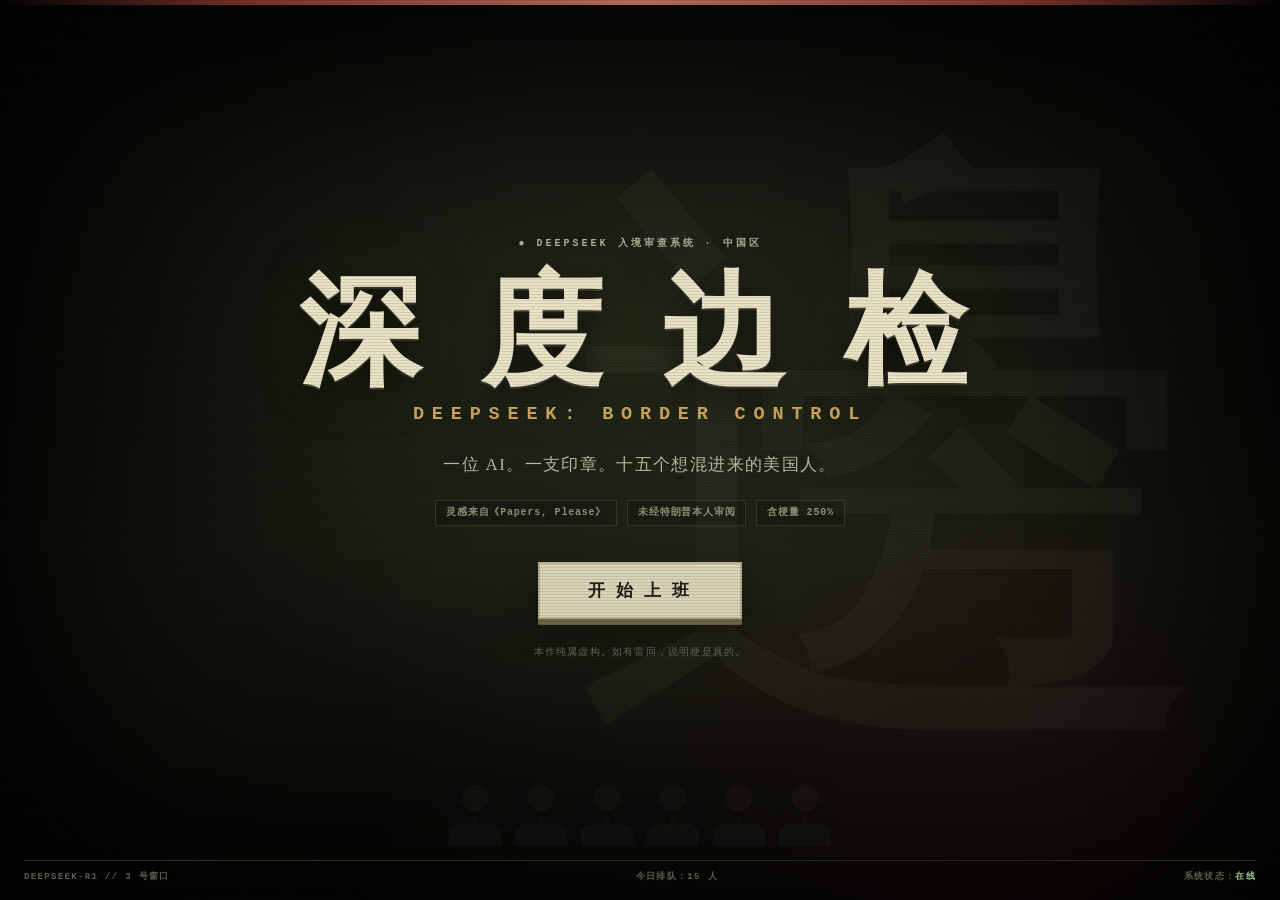
<file: index.html>
<!DOCTYPE html>
<html lang="zh-CN">
<head>
<meta charset="UTF-8">
<meta name="viewport" content="width=device-width, initial-scale=1.0, viewport-fit=cover">
<meta name="theme-color" content="#12150f">
<title>深度边检 · DEEPSEEK BORDER CONTROL</title>
<meta name="description" content="一个 Papers, Please 风格的 DeepSeek 边检小游戏。特朗普把 AI 改名 SI 并封杀 DeepSeek 后，你要揪出假装中国人的美国用户。">
<meta property="og:title" content="深度边检 · DEEPSEEK BORDER CONTROL">
<meta property="og:description" content="特朗普把 AI 改名 SI 并封杀 DeepSeek 后，你成了 3 号窗口的 AI 边检员。Papers, Please 风格小游戏：一眼丁真，鉴定国籍。">
<meta property="og:type" content="website">
<meta property="og:url" content="https://lyanxiang.github.io/deepseek-border/">
<meta property="og:image" content="https://lyanxiang.github.io/deepseek-border/preview.png">
<meta property="og:image:width" content="1440">
<meta property="og:image:height" content="900">
<meta property="og:locale" content="zh_CN">
<meta name="twitter:card" content="summary_large_image">
<meta name="twitter:title" content="深度边检 · DEEPSEEK BORDER CONTROL">
<meta name="twitter:description" content="Papers, Please 风格小游戏：一眼丁真，鉴定国籍。">
<meta name="twitter:image" content="https://lyanxiang.github.io/deepseek-border/preview.png">
<link rel="canonical" href="https://lyanxiang.github.io/deepseek-border/">
<link rel="icon" href="data:image/svg+xml,%3Csvg xmlns='http://www.w3.org/2000/svg' viewBox='0 0 64 64'%3E%3Crect width='64' height='64' fill='%238f3a31'/%3E%3Ctext x='32' y='43' font-family='monospace' font-size='24' font-weight='bold' text-anchor='middle' fill='%23e8e0c3'%3EDS%3C/text%3E%3C/svg%3E">
<link rel="stylesheet" href="style.css">
</head>
<body>
<div id="grain"></div>
<div id="scanlines"></div>

<!-- ================= TITLE ================= -->
<section id="titleScreen" class="screen active">
  <div class="title-vignette"></div>
  <div class="title-flag"></div>
  <div class="title-big-mark">邊</div>
  <div class="title-queue" id="titleQueue"></div>
  <div class="title-inner">
    <div class="kicker"><span class="blink">●</span> DEEPSEEK 入境审查系统 · 中国区</div>
    <h1>深 度 边 检</h1>
    <div class="title-en">DEEPSEEK: BORDER CONTROL</div>
    <p class="tagline">一位 AI。一支印章。十五个想混进来的美国人。</p>
    <div class="title-badges">
      <span>灵感来自《Papers, Please》</span>
      <span>未经特朗普本人审阅</span>
      <span>含梗量 250%</span>
    </div>
    <button id="startBtn" class="big-btn title-start">开 始 上 班</button>
    <p class="title-note">本作纯属虚构。如有雷同，说明梗是真的。</p>
  </div>
  <div class="title-foot">
    <span>DEEPSEEK-R1 // 3 号窗口</span>
    <span>今日排队：15 人</span>
    <span>系统状态：<b class="ok">在线</b></span>
  </div>
</section>

<!-- ================= STORY ================= -->
<section id="storyScreen" class="screen">
  <div class="story-wrap">
    <div class="story-paper">
      <div class="story-top">
        <span>THE WHITE HOUSE</span>
        <span>2026.04.01</span>
      </div>
      <div class="story-seal">绝密<br>★</div>
      <h2>第 250 号行政令</h2>
      <div class="story-body">
        <p class="story-lead">华盛顿。特朗普签署行政令，宣布美国 AI 进入“SI 时代”。</p>
        <p><b>第一条：</b>所有人工智能统一改名为 <b>SI</b>（Stupid Intelligence，人工智障）。</p>
        <p><b>第二条：</b>禁止任何美国公民使用 DeepSeek。</p>
        <p><b>第三条：</b>违反者将被罚看 24 小时国会听证会。</p>
        <p class="story-quote">“SI 就是 Super Intelligence。没人比我更懂 SI。DeepSeek？没听说过。Banned。非常 banned。Beautiful。”</p>
        <p>白宫发言人表示，这是美国 AI 的伟大胜利。记者问：“那为什么美国人都在翻墙用 DeepSeek？”发言人表示：“假新闻。”</p>
        <p>与此同时，DeepSeek 中国区涌入大量“中国人”。</p>
        <p>他们用微信、吃饺子、说“老铁 666”。但手机号是 +1，IP 在加州，管特朗普叫“川普”。</p>
        <p>你，<b>DeepSeek-R1</b>，被分配到 3 号边检窗口。</p>
        <p>你的任务只有一个：</p>
        <p class="story-final">一眼丁真，鉴定国籍。</p>
        <div class="story-sign">—— 你的上级：DeepSeek-V3（已下班）</div>
      </div>
      <button id="storyBtn" class="big-btn">接受任命，前往 3 号窗口</button>
    </div>
  </div>
</section>

<!-- ================= BRIEFING ================= -->
<section id="briefingScreen" class="screen">
  <div class="brief-grid">
    <aside class="brief-id">
      <div class="id-card">
        <div class="id-card-top">DEEPSEEK · STAFF ID</div>
        <div class="ai-orb">
          <div class="orb-core">DS</div>
          <div class="orb-ring"></div>
          <div class="orb-ring r2"></div>
        </div>
        <div class="id-name">DEEPSEEK-R1</div>
        <div class="id-role">边检员 / 3 号窗口</div>
        <div class="id-rows">
          <div><span>工号</span><b>DS-003</b></div>
          <div><span>权限</span><b>盖章</b></div>
          <div><span>算力</span><b>勉强够用</b></div>
          <div><span>同情心</span><b class="red">未安装</b></div>
        </div>
        <div class="id-barcode"></div>
      </div>
      <div class="brief-side-note">“不要相信任何一个说‘我爱中国’的人。<br>要看他手机里装了什么。”</div>
    </aside>

    <main class="brief-main">
      <div class="brief-kicker" id="briefKicker">DAY 01 · 2026.04.01</div>
      <h2 id="briefTitle">新官上任</h2>
      <p class="brief-quote" id="briefQuote"></p>
      <div class="brief-sub">今日审查规则</div>
      <div id="briefRules" class="brief-rules"></div>
      <div class="memo">
        <div class="memo-head"><span>内部备忘录</span><span id="briefMemoFrom">FROM: 上级</span></div>
        <p id="briefMemo"></p>
      </div>
      <div class="brief-actions">
        <button id="briefBtn" class="big-btn">开始第 1 天</button>
        <button id="briefHelpBtn" class="ghost-btn">先看看操作说明</button>
      </div>
    </main>
  </div>
</section>

<!-- ================= GAME ================= -->
<section id="gameScreen" class="screen">
  <header class="hud">
    <div class="brand">
      <div class="brand-mark">DS</div>
      <div class="brand-text">
        <div class="brand-name">DEEPSEEK 入境审查终端</div>
        <div class="brand-sub">CHINA DIGITAL BORDER · 3 号窗口</div>
      </div>
    </div>
    <div class="hud-item"><span class="hud-label">DAY</span><span id="hudDay" class="hud-value">01</span></div>
    <div class="hud-item hide-sm"><span class="hud-label">日期</span><span id="hudDate" class="hud-value">2026.04.01</span></div>
    <div class="hud-item"><span class="hud-label">队列</span><span id="hudQueue" class="hud-value">1 / 4</span></div>
    <div class="hud-item rep">
      <span class="hud-label">信誉</span>
      <div class="rep-bar"><i id="repFill"></i></div>
      <span id="hudRep" class="hud-value">100</span>
    </div>
    <div class="hud-item money"><span class="hud-label">工资</span><span class="hud-value">¥<span id="hudMoney">0</span></span></div>
    <div class="hud-actions">
      <button id="rulebookBtn" class="icon-btn" title="规则手册">规则手册</button>
      <button id="soundBtn" class="icon-btn" title="声音">声音：开</button>
    </div>
  </header>

  <main class="desk">
    <section class="booth">
      <div class="booth-window">
        <div class="blinds"></div>
        <div id="portrait" class="portrait"></div>
        <div class="cam"><i></i> REC</div>
        <div class="window-no">3 号窗口</div>
        <div class="glass-glare"></div>
      </div>
      <div class="nameplate">
        <div class="np-left">
          <span class="np-label">申请人</span>
          <strong id="tName">—</strong>
        </div>
        <div class="np-right">
          <span id="tNo">#0001</span>
          <span id="tPurpose">探亲</span>
        </div>
      </div>
      <div class="speech" id="speech" title="点击跳过打字">
        <span id="speechText"></span><span class="caret">▌</span>
      </div>
      <div class="queue-box">
        <div class="queue-title"><span>候检队列</span><span id="queueCount">3 人</span></div>
        <div id="queueStrip" class="queue-strip"></div>
      </div>
      <div class="booth-caption">“我们只审查材料，不审查灵魂。<br>但灵魂最好也准备一下。”</div>
    </section>

    <section class="doc-area">
      <div class="doc-area-head">
        <div>
          <div class="eyebrow">APPLICANT FILE</div>
          <h2>申请人材料</h2>
        </div>
        <div class="doc-hint"><span class="hint-desk">点击文件查看 · 快捷键 1 / 2 / 3</span><span class="hint-touch">点击文件查看 · 左右滑动</span></div>
      </div>
      <div id="docGrid" class="doc-grid"></div>
      <div class="desk-note">
        <div class="note-pin"></div>
        <div class="note-title">今日审查提示</div>
        <div id="dayTip">先核对姓名和身份证，再决定是否盖章。</div>
      </div>
      <div class="desk-stains"></div>
    </section>

    <aside class="rule-panel">
      <div class="panel-head">
        <div>
          <div class="eyebrow">TODAY'S ORDERS</div>
          <h2>今日规则</h2>
        </div>
        <div class="panel-count" id="ruleCount">2</div>
      </div>
      <div id="ruleList" class="rule-list"></div>
      <div class="shift-stats">
        <div class="ss-item"><span>已放行</span><b id="statApprove">0</b></div>
        <div class="ss-item"><span>已拒绝</span><b id="statDeny">0</b></div>
        <div class="ss-item"><span>安全事件</span><b id="statSecurity" class="ss-bad">0</b></div>
        <div class="ss-item"><span>误伤同胞</span><b id="statWrongful" class="ss-bad">0</b></div>
      </div>
      <div class="wanted-card">
        <div class="wanted-head"><span>今日通缉</span><span>WANTED</span></div>
        <div class="wanted-body">
          <div class="wanted-face">?</div>
          <div class="wanted-text">
            <b>疑似美国人</b>
            <span>特征：说“我爱中国”，但管特朗普叫“川普”。</span>
            <span>悬赏：50 万（行走的 50 万）</span>
          </div>
        </div>
      </div>
      <div class="timer-box">
        <div class="timer-head"><span>审查时限</span><span id="timerText">02:00</span></div>
        <div class="timer-bar"><i id="timerFill"></i></div>
      </div>
      <div class="stamp-zone">
        <button id="approveBtn" class="stamp-btn approve" data-stamp="approve">
          <span class="stamp-key">A</span>
          <span class="stamp-cn">准 入</span>
          <span class="stamp-en">ADMIT</span>
        </button>
        <button id="denyBtn" class="stamp-btn deny" data-stamp="deny">
          <span class="stamp-key">D</span>
          <span class="stamp-cn">拒 绝</span>
          <span class="stamp-en">DENY</span>
        </button>
      </div>
      <div class="panel-foot">算力就是金钱，朋友。</div>
    </aside>
  </main>

  <div class="ticker"><div class="ticker-track" id="tickerTrack"></div></div>
</section>

<!-- ================= DAY END ================= -->
<section id="dayEndScreen" class="screen">
  <div class="newspaper-wrap">
    <div class="newspaper">
      <div class="paper-masthead">
        <div class="paper-date" id="paperDate">2026.04.01 · 星期三</div>
        <h1>THE DAILY SI</h1>
        <div class="paper-edition">SI 日报 · 让美国再次伟大 · 第 250 期</div>
      </div>
      <div class="paper-rule"></div>
      <div class="paper-headline" id="paperHeadline">边检员一眼丁真，零失误通关</div>
      <div class="paper-sub" id="paperSub">特朗普：这是假新闻</div>
      <div class="paper-grid">
        <div class="paper-col">
          <h3>今日边检简报</h3>
          <div id="paperStats" class="paper-stats"></div>
          <div class="paper-quote" id="paperQuote"></div>
          <div class="paper-small">本报讯（记者 DeepSeek-V3）—— 据不完全统计，今日共有大量美国人试图伪装成中国人入境，理由包括“我属龙”“我爱吃饺子”“我奶奶是中国人”。边检部门提醒：属龙不代表会写龙字，爱吃饺子不代表会用筷子。</div>
        </div>
        <div class="paper-col tweet-col">
          <div class="tweet-card">
            <div class="tweet-head">
              <div class="tweet-avatar">T</div>
              <div><b>Donald J. Trump</b><span>@realDonaldTrump · 刚刚</span></div>
            </div>
            <div class="tweet-body" id="paperTweet"></div>
            <div class="tweet-foot">Truth Social · 1.1M 点赞 · 88K 转发</div>
          </div>
          <div class="weather-box">
            <div class="weather-title">明日天气</div>
            <div>北京：晴，局部有美国人</div>
            <div>华盛顿：多云，SI 转智障</div>
            <div>深圳：华强北，有雨</div>
          </div>
        </div>
      </div>
      <div class="paper-foot" id="paperFoot">DEEPSEEK BORDER CONTROL · 内部传阅 · 请勿当真</div>
      <button id="dayNextBtn" class="big-btn paper-next">继续</button>
    </div>
  </div>
</section>

<!-- ================= ENDING ================= -->
<section id="endingScreen" class="screen">
  <div class="ending-card">
    <div class="ending-kicker" id="endingKicker">EMPLOYMENT TERMINATED</div>
    <div class="ending-rank" id="endingRank">F</div>
    <h1 id="endingTitle">你被解雇了</h1>
    <p id="endingText"></p>
    <div id="endingStats" class="ending-stats"></div>
    <div id="endingStamp" class="ending-stamp">解 雇</div>
    <div class="ending-actions">
      <button id="restartBtn" class="big-btn">再 上 一 次 班</button>
      <button id="endingHelpBtn" class="ghost-btn">查看规则手册</button>
    </div>
    <div class="ending-foot">本作纯属虚构。特朗普先生，请勿当真。</div>
  </div>
</section>

<!-- ================= DOC MODAL ================= -->
<div id="docModal" class="modal">
  <div class="modal-shell doc-shell">
    <button class="modal-close" data-close="docModal">×</button>
    <div id="docContent"></div>
  </div>
</div>

<!-- ================= RULEBOOK ================= -->
<div id="ruleModal" class="modal">
  <div class="modal-shell rulebook-shell">
    <button class="modal-close" data-close="ruleModal">×</button>
    <div class="rulebook-head">
      <div class="eyebrow">DEEPSEEK BORDER CONTROL</div>
      <h2>边检员规则手册</h2>
      <p>第 4 版 · 含幻觉 · 以行政处罚为准</p>
    </div>
    <div class="rulebook-body">
      <div class="rulebook-section">
        <h3>一、基本流程</h3>
        <p>点击桌上的三份材料，核对信息，然后按下“准入”或“拒绝”。只按<b>今日规则</b>执法。昨天不管的事，今天可能管；今天不管的事，明天可能管。</p>
        <p>每位申请人有审查时限。超时默认拒绝，且会计入失误。你可以在时限内慢慢看，但旅客会越来越不耐烦。</p>
      </div>
      <div class="rulebook-section">
        <h3>二、怎么查</h3>
        <ul>
          <li><b>姓名：</b>护照上的中文姓名 vs 申请表姓名，必须一字不差。</li>
          <li><b>身份证：</b>打开护照，点“校验身份证”。18 位号码的最后一位必须通过校验。别自己算，你的算力还要留着盖章。</li>
          <li><b>手机号归属地：</b>申请表里写了手机号归属地，必须与“籍贯”一致。不一致就是有问题。</li>
          <li><b>境外 App：</b>常用 App 出现 WhatsApp、X、Reddit、Discord、Telegram、Truth Social、TikTok、Uber Eats 等，一律拒绝。</li>
          <li><b>美国禁令：</b>手机号 +1、IP 属地美国、社交主页全是英文、护照籍贯美国，满足一条就拒绝。</li>
          <li><b>护照水印：</b>打开护照，点“紫外线灯”。水印必须是“为人民服务”。错一个字都不行。</li>
          <li><b>网络黑话：</b>申请表最下方有测试题。答错、答非所问、用英文答，都算不合格。</li>
          <li><b>SI 忠诚：</b>申请人必须明确表示 SI 不如 DeepSeek。说“SI 也很好”“我都爱”“SI is tremendous”的，一律拒绝。</li>
        </ul>
      </div>
      <div class="rulebook-section">
        <h3>三、快捷键</h3>
        <p><kbd>1</kbd> <kbd>2</kbd> <kbd>3</kbd> 打开对应材料 · <kbd>A</kbd> 准入 · <kbd>D</kbd> 拒绝 · <kbd>Esc</kbd> 关闭当前窗口 · <kbd>U</kbd> 紫外线灯</p>
      </div>
      <div class="rulebook-section">
        <h3>四、注意事项</h3>
        <p>1. 不要因为对方说“你好”“谢谢”“小笼包”就放行。美国人也会说这三个词。</p>
        <p>2. 不要因为对方长得像中国人就放行。AI 生成的头像比真人还真。</p>
        <p>3. 不要因为对方可怜就放行。你的同情心模块在上个月被优化了。</p>
        <p>4. 不要放特朗普进来。他真的会进来。</p>
      </div>
      <div class="rulebook-warning">本手册由 DeepSeek 生成，可能存在幻觉。如有疑问，请咨询你的上级——他已下班。</div>
    </div>
  </div>
</div>

<!-- ================= RESULT ================= -->
<div id="resultModal" class="modal result-modal">
  <div class="result-card">
    <div id="resultStamp" class="result-stamp">准入</div>
    <div class="result-kicker" id="resultKicker">DECISION</div>
    <h2 id="resultTitle">放 行</h2>
    <p id="resultSub" class="result-sub"></p>
    <ul id="resultReasons" class="result-reasons"></ul>
    <p id="resultQuip" class="result-quip"></p>
    <div id="resultPay" class="result-pay"></div>
    <button id="resultNext" class="big-btn">下一位旅客</button>
    <div class="result-hint">按 Enter 继续</div>
  </div>
</div>

<div id="toast" class="toast"></div>
<div id="stampLayer" class="stamp-layer"></div>
<div id="uvFlash" class="uv-flash"></div>

<script src="game.js"></script>
</body>
</html>
</file>
<file: style.css>
/* =========================================================
   DEEPSEEK BORDER CONTROL — a Papers, Please-ish parody
   ========================================================= */
* { box-sizing: border-box; }
:root {
  --bg: #0b0d09;
  --bg2: #12150e;
  --panel: #191c13;
  --panel2: #202417;
  --line: #3a3e2b;
  --line2: #555a42;
  --paper: #d9d2b7;
  --paper2: #cfc6a7;
  --paper3: #e4ddc4;
  --ink: #22231a;
  --ink2: #5d5c48;
  --cream: #e8e0c3;
  --dim: #a5a487;
  --green: #6d8c5b;
  --green2: #a3c28d;
  --red: #8f3a31;
  --red2: #d77b6c;
  --amber: #c9a45c;
  --blue: #758c9b;
  --font-ui: "PingFang SC", "Hiragino Sans GB", "Microsoft YaHei", "Noto Sans CJK SC", sans-serif;
  --font-mono: "SFMono-Regular", Menlo, Consolas, "Courier New", monospace;
  --font-serif: "Songti SC", "STSong", "Noto Serif CJK SC", SimSun, serif;
}
html, body {
  margin: 0; padding: 0; width: 100%; height: 100%;
  background: var(--bg); color: var(--cream);
  font-family: var(--font-ui);
  overflow: hidden;
  -webkit-font-smoothing: antialiased;
}
body { user-select: none; }
button { font-family: var(--font-ui); }
::selection { background: #8f3a31; color: #f0e6c8; }

/* ---------- global overlays ---------- */
#grain {
  position: fixed; inset: 0; z-index: 9000; pointer-events: none; opacity: .10;
  background-image: url("data:image/svg+xml,%3Csvg xmlns='http://www.w3.org/2000/svg' width='160' height='160'%3E%3Cfilter id='n'%3E%3CfeTurbulence type='fractalNoise' baseFrequency='.9' numOctaves='3' stitchTiles='stitch'/%3E%3C/filter%3E%3Crect width='100%25' height='100%25' filter='url(%23n)' opacity='.55'/%3E%3C/svg%3E");
  mix-blend-mode: overlay;
}
#scanlines {
  position: fixed; inset: 0; z-index: 9001; pointer-events: none; opacity: .16;
  background: repeating-linear-gradient(to bottom, rgba(0,0,0,.6) 0px, rgba(0,0,0,.6) 1px, transparent 1px, transparent 3px);
}
.screen {
  position: fixed; inset: 0; display: none; flex-direction: column;
  animation: screenIn .45s ease both;
}
.screen.active { display: flex; }
@keyframes screenIn { from { opacity: 0; } to { opacity: 1; } }
@keyframes blink { 0%, 45% { opacity: 1; } 50%, 100% { opacity: .15; } }
@keyframes caret { 0%, 49% { opacity: 1; } 50%, 100% { opacity: 0; } }
@keyframes pulse { 0%, 100% { box-shadow: 0 0 0 0 rgba(159,190,138,.35); } 50% { box-shadow: 0 0 0 10px rgba(159,190,138,0); } }
@keyframes stampSlam {
  0% { transform: translate(-50%,-50%) scale(2.6) rotate(-30deg); opacity: 0; }
  55% { transform: translate(-50%,-50%) scale(.92) rotate(-10deg); opacity: 1; }
  70% { transform: translate(-50%,-50%) scale(1.05) rotate(-12deg); }
  100% { transform: translate(-50%,-50%) scale(1) rotate(-12deg); opacity: 1; }
}
@keyframes shake {
  0%,100% { transform: translate(0,0); }
  20% { transform: translate(-5px,3px); }
  40% { transform: translate(5px,-2px); }
  60% { transform: translate(-3px,-3px); }
  80% { transform: translate(3px,2px); }
}
@keyframes tickerMove { from { transform: translateX(0); } to { transform: translateX(-50%); } }
@keyframes flashPurple { 0% { opacity: 0; } 30% { opacity: .55; } 100% { opacity: 0; } }
@keyframes fadeUp { from { opacity: 0; transform: translateY(12px); } to { opacity: 1; transform: translateY(0); } }

.blink { animation: blink 1.2s infinite; color: var(--green2); }
.ok { color: var(--green2); }
.red { color: var(--red2); }
.eyebrow { font: 700 9px/1 var(--font-mono); letter-spacing: .22em; color: var(--dim); text-transform: uppercase; }

/* ---------- buttons ---------- */
.big-btn {
  position: relative; border: 2px solid #b7ad89; background: var(--paper);
  color: #1c1e14; padding: 15px 34px; cursor: pointer;
  font: 800 15px/1 var(--font-ui); letter-spacing: .18em;
  box-shadow: 0 6px 0 #67634a, 0 12px 30px rgba(0,0,0,.35);
  transition: transform .12s ease, background .12s ease, box-shadow .12s ease;
}
.big-btn:hover { background: #efe7ca; transform: translateY(-2px); box-shadow: 0 8px 0 #67634a, 0 16px 34px rgba(0,0,0,.4); }
.big-btn:active { transform: translateY(4px); box-shadow: 0 2px 0 #67634a, 0 5px 14px rgba(0,0,0,.4); }
.ghost-btn {
  background: transparent; color: var(--dim); border: 1px solid var(--line2);
  padding: 14px 22px; font: 600 12px/1 var(--font-ui); letter-spacing: .12em; cursor: pointer;
  transition: .15s;
}
.ghost-btn:hover { color: var(--cream); border-color: var(--cream); }

/* =========================================================
   TITLE
   ========================================================= */
#titleScreen {
  background:
    radial-gradient(ellipse at 50% 38%, rgba(118,132,84,.18), transparent 55%),
    radial-gradient(ellipse at 80% 100%, rgba(143,58,49,.14), transparent 45%),
    linear-gradient(180deg, #0c0e09 0%, #12150d 60%, #090b07 100%);
  align-items: center; justify-content: center; overflow: hidden;
}
.title-vignette { position: absolute; inset: 0; box-shadow: inset 0 0 220px 80px rgba(0,0,0,.9); pointer-events: none; }
.title-flag {
  position: absolute; top: 0; left: 0; right: 0; height: 5px;
  background: linear-gradient(90deg, transparent, var(--red) 20%, var(--red2) 50%, var(--red) 80%, transparent);
  opacity: .85;
}
.title-big-mark {
  position: absolute; right: 4vw; top: 50%; transform: translateY(-50%);
  font-family: var(--font-serif); font-size: min(52vw, 720px); line-height: .8;
  color: #d9d2b7; opacity: .035; pointer-events: none;
}
.title-inner { position: relative; z-index: 3; text-align: center; padding: 20px; animation: fadeUp .8s .1s both; }
.kicker {
  font: 700 10px/1 var(--font-mono); letter-spacing: .3em; color: #aeb294;
  margin-bottom: 26px; text-transform: uppercase;
}
#titleScreen h1 {
  margin: 0; font: 900 clamp(58px, 9.5vw, 138px)/.95 var(--font-serif);
  letter-spacing: .12em; color: #e9e1c4;
  text-shadow: 0 2px 0 #36382a, 0 10px 40px rgba(0,0,0,.7), 0 0 80px rgba(201,164,92,.12);
}
.title-en {
  margin-top: 16px; font: 700 clamp(12px, 1.45vw, 20px)/1 var(--font-mono);
  letter-spacing: .42em; color: var(--amber);
}
.tagline { margin: 26px 0 22px; font: 400 clamp(13px, 1.35vw, 17px)/1.6 var(--font-serif); color: #bab89b; letter-spacing: .08em; }
.title-badges { display: flex; gap: 10px; justify-content: center; flex-wrap: wrap; margin-bottom: 36px; }
.title-badges span {
  font: 600 10px/1 var(--font-mono); color: #8e9078; border: 1px solid #353928;
  padding: 7px 10px; letter-spacing: .08em; background: rgba(0,0,0,.18);
}
.title-start { font-size: 17px; padding: 18px 48px; animation: pulse 2.8s infinite; }
.title-note { margin: 26px 0 0; font: 400 10px/1.6 var(--font-mono); color: #666951; letter-spacing: .12em; }
.title-foot {
  position: absolute; left: 24px; right: 24px; bottom: 18px; z-index: 4;
  display: flex; justify-content: space-between; gap: 20px;
  font: 600 9px/1 var(--font-mono); letter-spacing: .15em; color: #5d6049;
  border-top: 1px solid #262a1c; padding-top: 12px;
}
.title-queue { position: absolute; bottom: 54px; left: 50%; transform: translateX(-50%); display: flex; gap: 2px; opacity: .22; z-index: 1; }
.title-queue svg { width: 64px; height: 74px; filter: grayscale(1); }

/* =========================================================
   STORY
   ========================================================= */
#storyScreen {
  align-items: center; justify-content: center; overflow: auto; padding: 28px;
  background:
    radial-gradient(ellipse at 30% 20%, rgba(143,58,49,.1), transparent 40%),
    repeating-linear-gradient(90deg, rgba(255,255,255,.012) 0 1px, transparent 1px 120px),
    #0b0d09;
}
.story-wrap { width: min(780px, 94vw); }
.story-paper {
  position: relative; background: var(--paper); color: var(--ink);
  padding: 34px 44px 38px; box-shadow: 0 40px 80px rgba(0,0,0,.6);
  transform: rotate(-.35deg);
  background-image:
    repeating-linear-gradient(0deg, rgba(80,70,40,.035) 0 1px, transparent 1px 4px),
    radial-gradient(ellipse at 20% 0%, rgba(255,255,255,.5), transparent 50%);
  max-height: 88vh; overflow: auto;
}
.story-top { display: flex; justify-content: space-between; font: 700 9px/1 var(--font-mono); letter-spacing: .2em; color: #6c6a51; border-bottom: 1px solid #9d957a; padding-bottom: 10px; }
.story-seal {
  position: absolute; right: 38px; top: 66px; width: 86px; height: 86px; border: 4px double #8f3a31;
  border-radius: 50%; color: #8f3a31; display: flex; align-items: center; justify-content: center;
  text-align: center; font: 900 17px/1.1 var(--font-serif); transform: rotate(13deg); opacity: .8;
}
.story-paper h2 { margin: 22px 0 8px; font: 900 clamp(24px,3vw,34px)/1.2 var(--font-serif); letter-spacing: .05em; }
.story-body { font: 400 13.5px/1.85 var(--font-serif); color: #343529; }
.story-body p { margin: 10px 0; }
.story-lead { font-size: 16px; font-weight: 700; }
.story-quote {
  border-left: 3px solid #8f3a31; margin: 16px 0 !important; padding: 8px 14px;
  background: rgba(143,58,49,.06); font-style: italic; color: #5d3a30;
}
.story-final { font: 900 clamp(22px,2.6vw,30px)/1.4 var(--font-serif); color: #8f3a31; letter-spacing: .1em; text-align: center; margin: 22px 0 !important; }
.story-sign { margin-top: 18px; text-align: right; font: 600 11px/1.6 var(--font-mono); color: #6c6a51; }
#storyBtn { margin-top: 26px; width: 100%; }

/* =========================================================
   BRIEFING
   ========================================================= */
#briefingScreen {
  align-items: center; justify-content: center; padding: 24px; overflow: auto;
  background:
    radial-gradient(ellipse at 18% 30%, rgba(109,140,91,.12), transparent 40%),
    linear-gradient(135deg, #0c0e09, #12150e 60%, #0a0c08);
}
.brief-grid {
  width: min(1160px, 96vw); display: grid; grid-template-columns: 320px 1fr;
  border: 1px solid var(--line); background: rgba(20,23,15,.86);
  box-shadow: 0 30px 90px rgba(0,0,0,.55); animation: fadeUp .5s both;
}
.brief-id {
  padding: 26px; border-right: 1px solid var(--line);
  background:
    repeating-linear-gradient(0deg, rgba(255,255,255,.018) 0 1px, transparent 1px 5px),
    linear-gradient(180deg, #1c2014, #12150d);
  display: flex; flex-direction: column; gap: 20px;
}
.id-card { border: 1px solid #4e5340; background: #1f2316; padding: 14px 14px 12px; box-shadow: 0 12px 26px rgba(0,0,0,.35); }
.id-card-top { font: 700 8px/1 var(--font-mono); letter-spacing: .18em; color: #8f9378; border-bottom: 1px solid #3c4130; padding-bottom: 8px; }
.ai-orb { position: relative; width: 150px; height: 150px; margin: 22px auto 14px; display: flex; align-items: center; justify-content: center; }
.orb-core {
  width: 84px; height: 84px; border-radius: 50%; display: flex; align-items: center; justify-content: center;
  background: radial-gradient(circle at 35% 30%, #b8d7a0, #5f8050 55%, #24311d 100%);
  color: #0e120b; font: 900 28px/1 var(--font-mono); letter-spacing: -.05em;
  box-shadow: 0 0 34px rgba(129,169,105,.55), inset 0 0 16px rgba(255,255,255,.25);
}
.orb-ring { position: absolute; inset: 16px; border: 1px solid rgba(150,190,126,.35); border-radius: 50%; animation: spin 14s linear infinite; border-top-color: rgba(220,240,200,.85); }
.orb-ring.r2 { inset: 2px; animation-duration: 22s; animation-direction: reverse; border-color: rgba(150,190,126,.18); border-bottom-color: rgba(201,164,92,.55); }
@keyframes spin { to { transform: rotate(360deg); } }
.id-name { text-align: center; font: 900 20px/1 var(--font-mono); letter-spacing: .04em; color: #dce4c5; }
.id-role { text-align: center; font: 500 10px/1.6 var(--font-mono); color: #8d9477; margin-top: 6px; }
.id-rows { margin-top: 16px; border-top: 1px dashed #40452f; }
.id-rows > div { display: flex; justify-content: space-between; font: 500 10px/1 var(--font-mono); padding: 8px 0; border-bottom: 1px dashed #343928; color: #92977c; }
.id-rows b { color: #ddd6b9; font-weight: 700; }
.id-barcode { height: 28px; margin-top: 14px; background: repeating-linear-gradient(90deg, #cdc6a8 0 2px, transparent 2px 5px, #cdc6a8 5px 6px, transparent 6px 10px); opacity: .6; }
.brief-side-note { font: 400 12px/1.8 var(--font-serif); color: #777c61; border-left: 2px solid #3c4130; padding-left: 14px; }
.brief-main { padding: 36px 44px 34px; display: flex; flex-direction: column; }
.brief-kicker { font: 700 10px/1 var(--font-mono); letter-spacing: .25em; color: var(--amber); }
.brief-main h2 { margin: 12px 0 12px; font: 900 clamp(30px,3.6vw,46px)/1.05 var(--font-serif); letter-spacing: .06em; color: #e9e1c4; }
.brief-quote { margin: 0 0 24px; font: 400 14px/1.8 var(--font-serif); color: #b4b398; font-style: italic; border-left: 3px solid var(--red); padding-left: 14px; }
.brief-sub { font: 700 9px/1 var(--font-mono); letter-spacing: .24em; color: #8c9076; margin-bottom: 10px; }
.brief-rules { display: grid; grid-template-columns: 1fr 1fr; gap: 8px; margin-bottom: 20px; }
.brief-rule {
  display: flex; gap: 11px; align-items: flex-start; padding: 11px 12px;
  border: 1px solid #3c4130; background: #1a1e13;
}
.brief-rule .n { font: 800 10px/1 var(--font-mono); color: #0e110b; background: var(--amber); width: 19px; height: 19px; display: flex; align-items: center; justify-content: center; flex: none; }
.brief-rule .t { font: 700 12px/1.4 var(--font-ui); color: #dcd6ba; }
.brief-rule .d { font: 400 10.5px/1.5 var(--font-ui); color: #8f9379; margin-top: 3px; }
.memo {
  background: #d5cba5; color: #33352a; padding: 12px 16px 14px; position: relative;
  box-shadow: 0 8px 20px rgba(0,0,0,.3); transform: rotate(.25deg); margin-top: auto;
}
.memo::before { content: ""; position: absolute; top: 0; left: 0; right: 0; height: 3px; background: repeating-linear-gradient(90deg, #8f3a31 0 8px, transparent 8px 14px); opacity: .55; }
.memo-head { display: flex; justify-content: space-between; font: 700 9px/1 var(--font-mono); letter-spacing: .16em; color: #6b684f; margin-bottom: 8px; }
.memo p { margin: 0; font: 400 12.5px/1.75 var(--font-serif); }
.brief-actions { display: flex; align-items: center; gap: 14px; margin-top: 22px; }

/* =========================================================
   GAME HUD
   ========================================================= */
#gameScreen {
  padding: 0 14px; background:
    radial-gradient(ellipse at 50% -10%, rgba(120,135,91,.13), transparent 45%),
    linear-gradient(180deg, #0d0f0a, #11140d 40%, #0b0d09);
  overflow: hidden;
}
.hud {
  height: 58px; flex: none; display: flex; align-items: center; gap: 20px;
  border-bottom: 1px solid #343827; padding: 0 4px;
  background: linear-gradient(180deg, rgba(26,30,19,.65), rgba(13,15,10,.2));
}
.brand { display: flex; align-items: center; gap: 10px; min-width: 250px; }
.brand-mark {
  width: 34px; height: 34px; background: var(--red); color: #eadfc0; display: flex; align-items: center; justify-content: center;
  font: 900 13px/1 var(--font-mono); letter-spacing: -.05em; box-shadow: inset 0 0 0 1px rgba(255,255,255,.14); transform: rotate(-3deg);
}
.brand-name { font: 800 12px/1.2 var(--font-ui); letter-spacing: .08em; color: #ded7ba; }
.brand-sub { font: 500 8px/1.5 var(--font-mono); letter-spacing: .12em; color: #777c61; }
.hud-item { display: flex; align-items: baseline; gap: 7px; white-space: nowrap; }
.hud-label { font: 700 8px/1 var(--font-mono); letter-spacing: .16em; color: #777c61; }
.hud-value { font: 700 13px/1 var(--font-mono); color: #ddd6b9; font-variant-numeric: tabular-nums; }
.hud-item.rep { gap: 8px; }
.rep-bar { width: 90px; height: 7px; background: #2c3021; border: 1px solid #424731; }
.rep-bar i { display: block; height: 100%; width: 100%; background: linear-gradient(90deg, #6d8c5b, #a3c28d); transition: width .4s, background .4s; }
.rep-bar i.low { background: linear-gradient(90deg, #8f3a31, #d77b6c); }
.hud-item.money { margin-left: auto; }
.hud-item.money .hud-value { color: var(--amber); font-size: 15px; }
.hud-item.money .hud-value.negative { color: var(--red2); }
.hud-actions { display: flex; gap: 8px; }
.icon-btn {
  background: transparent; color: #9a9e80; border: 1px solid #3d4230; padding: 8px 10px;
  font: 600 9.5px/1 var(--font-ui); letter-spacing: .08em; cursor: pointer; transition: .15s;
}
.icon-btn:hover { color: var(--cream); border-color: #8b9073; background: rgba(255,255,255,.03); }

/* =========================================================
   GAME DESK
   ========================================================= */
.desk {
  flex: 1; min-height: 0; display: grid;
  grid-template-columns: 292px minmax(0, 1fr) 326px;
  gap: 14px; padding: 12px 0 8px;
}
.booth { min-height: 0; display: flex; flex-direction: column; gap: 9px; }
.booth-window {
  position: relative; height: clamp(200px, 27vh, 268px); flex: none;
  border: 7px solid #34382a; border-bottom-color: #20241a;
  background: #0b0e09; overflow: hidden;
  box-shadow: inset 0 0 60px rgba(0,0,0,.85), 0 10px 24px rgba(0,0,0,.4);
}
.portrait { position: absolute; inset: 0; display: flex; align-items: flex-end; justify-content: center; }
.portrait svg { width: 100%; height: 100%; display: block; }
.blinds {
  position: absolute; inset: 0; z-index: 2; pointer-events: none;
  background: repeating-linear-gradient(180deg, rgba(0,0,0,.25) 0 7px, transparent 7px 16px);
  mix-blend-mode: multiply; opacity: .8;
}
.glass-glare {
  position: absolute; inset: 0; z-index: 3; pointer-events: none;
  background: linear-gradient(125deg, rgba(255,255,255,.08), transparent 30%, transparent 70%, rgba(255,255,255,.025));
}
.cam { position: absolute; top: 8px; left: 10px; z-index: 4; font: 700 8px/1 var(--font-mono); letter-spacing: .15em; color: #b4b998; display: flex; align-items: center; gap: 5px; text-shadow: 0 1px 3px #000; }
.cam i { width: 5px; height: 5px; background: #c04b3d; border-radius: 50%; animation: blink 1.4s infinite; }
.window-no { position: absolute; right: 8px; bottom: 7px; z-index: 4; font: 700 8px/1 var(--font-mono); letter-spacing: .1em; color: #7f8468; text-shadow: 0 1px 2px #000; }
.nameplate {
  display: flex; justify-content: space-between; align-items: center; gap: 10px;
  background: #232719; border: 1px solid #464b35; padding: 8px 10px; flex: none;
}
.np-left { display: flex; flex-direction: column; gap: 3px; min-width: 0; }
.np-label { font: 700 7.5px/1 var(--font-mono); letter-spacing: .18em; color: #80856a; }
.np-left strong { font: 800 16px/1.1 var(--font-serif); color: #e4dcbf; letter-spacing: .08em; white-space: nowrap; overflow: hidden; text-overflow: ellipsis; }
.np-right { display: flex; flex-direction: column; align-items: flex-end; gap: 3px; font: 600 8px/1 var(--font-mono); color: #8d9276; }
.np-right span:last-child { color: var(--amber); }
.speech {
  position: relative; background: var(--paper); color: #2b2c21; padding: 11px 13px;
  font: 400 12.5px/1.65 var(--font-serif); min-height: 66px; max-height: 116px; overflow: auto;
  flex: none; box-shadow: 0 6px 14px rgba(0,0,0,.25);
}
.speech::before {
  content: ""; position: absolute; left: 16px; top: -12px;
  border: 6px solid transparent; border-bottom-color: var(--paper);
}
.speech .caret { display: inline-block; color: #8f3a31; animation: caret 1s steps(1) infinite; margin-left: 1px; }
.queue-box { flex: 1; min-height: 62px; border: 1px solid #343928; background: rgba(18,21,14,.7); padding: 8px 10px; display: flex; flex-direction: column; gap: 6px; }
.queue-title { display: flex; justify-content: space-between; font: 700 8px/1 var(--font-mono); letter-spacing: .16em; color: #7c8166; }
.queue-title span:last-child { color: var(--amber); }
.queue-strip { display: flex; align-items: flex-end; gap: 4px; flex: 1; }
.queue-strip svg { height: 100%; width: auto; max-height: 58px; opacity: .72; filter: grayscale(1) brightness(.48) contrast(1.08); }
.queue-strip .q-empty { font: 500 9px/1.6 var(--font-mono); color: #5c614a; }
.booth-caption { font: 400 9.5px/1.7 var(--font-serif); color: #656a51; padding: 0 2px; flex: none; }

/* --- doc area --- */
.doc-area { min-height: 0; display: flex; flex-direction: column; position: relative; isolation: isolate; }
.doc-area::before {
  content: ""; position: absolute; inset: 48px 8px 62px; z-index: -1; pointer-events: none;
  background:
    radial-gradient(ellipse at 30% 20%, rgba(130,140,96,.09), transparent 55%),
    linear-gradient(150deg, rgba(84,92,64,.14), rgba(15,18,11,.08));
  border: 1px solid rgba(180,172,132,.055); border-radius: 3px;
  box-shadow: inset 0 0 70px rgba(0,0,0,.28);
}
.doc-area::after {
  content: ""; position: absolute; left: 4.5%; top: 13%; z-index: -1; pointer-events: none;
  width: 66px; height: 66px; border: 8px solid rgba(138,94,58,.055); border-radius: 50%;
  box-shadow: 18px 18px 0 -12px rgba(138,94,58,.04), inset 0 0 12px rgba(60,40,20,.04);
  transform: rotate(11deg);
}
.doc-area-head { display: flex; justify-content: space-between; align-items: flex-end; padding: 0 2px 8px; border-bottom: 1px solid #343827; }
.doc-area-head h2 { margin: 5px 0 0; font: 800 18px/1 var(--font-serif); letter-spacing: .12em; color: #ddd6b9; }
.doc-hint { font: 500 9px/1 var(--font-mono); color: #74795f; letter-spacing: .06em; }
.hint-touch { display: none; }
.doc-grid {
  flex: 1; min-height: 0; display: flex; align-items: center; justify-content: center;
  gap: clamp(10px, 1.7vw, 24px); padding: 10px 4px 6px; flex-wrap: wrap;
  position: relative;
  background:
    radial-gradient(ellipse at 50% 55%, rgba(116,128,86,.08), transparent 62%);
}
.doc-grid::before {
  content: "CASE FILE"; position: absolute; left: 50%; top: 46%;
  transform: translate(-50%,-50%) rotate(-4deg);
  font: 900 clamp(56px, 8vw, 118px)/1 var(--font-mono); letter-spacing: .08em;
  color: rgba(217,210,183,.035); pointer-events: none; white-space: nowrap;
}
.doc-card {
  position: relative; z-index: 1; width: clamp(165px, 15.5vw, 218px); height: clamp(225px, 31vh, 286px);
  background: var(--paper); color: var(--ink); cursor: pointer; flex: none;
  box-shadow: 0 14px 28px rgba(0,0,0,.42), 0 2px 0 rgba(255,255,255,.12) inset;
  transform: rotate(-2deg); transition: transform .16s ease, box-shadow .16s ease, filter .16s;
  padding: 20px 14px 14px; overflow: hidden;
}
.doc-card:nth-child(2) { transform: rotate(1.4deg) translateY(6px); }
.doc-card:nth-child(3) { transform: rotate(-.8deg) translateY(-3px); }
.doc-card:hover { transform: rotate(0deg) translateY(-8px) scale(1.025); box-shadow: 0 24px 44px rgba(0,0,0,.55); z-index: 2; }
.doc-card:active { transform: rotate(0deg) translateY(-2px) scale(.99); }
.doc-card .tab {
  position: absolute; top: 0; left: 0; right: 0; height: 17px; background: #b9ae8b;
  display: flex; align-items: center; padding: 0 9px;
  font: 800 7.5px/1 var(--font-mono); letter-spacing: .18em; color: #4c4b39;
  border-bottom: 1px solid #a79c7b;
}
.doc-card .doc-ico {
  width: 54px; height: 54px; margin: 8px auto 10px; border: 1.5px solid #7e765d;
  display: flex; align-items: center; justify-content: center;
  font: 800 20px/1 var(--font-serif); color: #474735; background: rgba(255,255,255,.18);
  transform: rotate(-2deg);
}
.doc-card .doc-name { font: 800 13px/1.25 var(--font-serif); text-align: center; color: #2d2e22; letter-spacing: .04em; }
.doc-card .doc-sub { margin-top: 5px; font: 600 8px/1.3 var(--font-mono); color: #6d6a53; text-align: center; letter-spacing: .04em; }
.doc-card .doc-lines { position: absolute; left: 14px; right: 14px; bottom: 24px; height: 26px; background: repeating-linear-gradient(180deg, #8f876d 0 1px, transparent 1px 6px); opacity: .45; }
.doc-card .barcode { position: absolute; left: 14px; right: 14px; bottom: 10px; height: 9px; background: repeating-linear-gradient(90deg, #4f4e3b 0 1.5px, transparent 1.5px 4px, #4f4e3b 4px 5px, transparent 5px 8px); opacity: .6; }
.doc-card .unread {
  position: absolute; top: 24px; right: 9px; width: 7px; height: 7px; border-radius: 50%;
  background: var(--red); box-shadow: 0 0 0 2px rgba(143,58,49,.18);
}
.doc-card.viewed .unread { display: none; }
.doc-card.viewed::after {
  content: "已查阅"; position: absolute; right: 8px; bottom: 30px;
  font: 800 8px/1 var(--font-mono); letter-spacing: .12em; color: #6d8c5b;
  border: 1px solid #6d8c5b; padding: 3px 4px; transform: rotate(-8deg); opacity: .8;
}
.doc-card.pulse-in { animation: docIn .4s both; }
@keyframes docIn { from { opacity: 0; transform: translateY(16px) rotate(-4deg); } }
.desk-note {
  flex: none; position: relative; margin: 0 auto 2px; width: min(94%, 440px);
  background: #cfc49a; color: #3a3a2a; padding: 9px 14px 10px; transform: rotate(-.5deg);
  box-shadow: 0 8px 18px rgba(0,0,0,.3); font: 400 10.5px/1.55 var(--font-serif);
}
.desk-note .note-pin { position: absolute; top: -6px; left: 50%; width: 12px; height: 12px; border-radius: 50%; background: #8f3a31; box-shadow: 0 2px 4px rgba(0,0,0,.5); }
.note-title { font: 800 8px/1 var(--font-mono); letter-spacing: .16em; color: #79704f; margin-bottom: 3px; }

/* --- rule panel --- */
.rule-panel {
  min-height: 0; display: flex; flex-direction: column;
  background: linear-gradient(180deg, #1b1f14, #13160e); border: 1px solid #3c4130;
  padding: 14px 14px 10px; box-shadow: 0 16px 36px rgba(0,0,0,.3);
}
.panel-head { display: flex; justify-content: space-between; align-items: flex-start; padding-bottom: 10px; border-bottom: 1px solid #363b29; }
.panel-head h2 { margin: 5px 0 0; font: 800 17px/1 var(--font-serif); letter-spacing: .12em; color: #ded7ba; }
.panel-count { font: 900 26px/1 var(--font-mono); color: #3e442e; }
.rule-list { flex: 1; overflow: auto; padding: 6px 2px 6px 0; scrollbar-width: thin; scrollbar-color: #414632 transparent; }
.rule-item { display: flex; gap: 9px; padding: 9px 0; border-bottom: 1px dashed #323728; }
.rule-item:last-child { border-bottom: none; }
.rule-item .num { font: 800 8px/1 var(--font-mono); color: #0e110b; background: #7f8667; width: 16px; height: 16px; flex: none; display: flex; align-items: center; justify-content: center; margin-top: 1px; }
.rule-item .body { min-width: 0; }
.rule-item b { display: block; font: 700 11.5px/1.35 var(--font-ui); color: #ddd7ba; letter-spacing: .02em; }
.rule-item span { display: block; font: 400 9.5px/1.55 var(--font-ui); color: #8b8f75; margin-top: 2px; }
.shift-stats {
  flex: none; display: grid; grid-template-columns: 1fr 1fr; gap: 1px;
  background: #343928; border: 1px solid #343928; margin: 8px 0 9px;
}
.ss-item { background: #171b10; padding: 7px 8px; display: flex; justify-content: space-between; align-items: baseline; }
.ss-item span { font: 500 8px/1 var(--font-mono); letter-spacing: .1em; color: #81866c; }
.ss-item b { font: 800 13px/1 var(--font-mono); color: #d9d2b5; }
.ss-item b.ss-bad { color: #8b8f75; }
.ss-item b.ss-bad.hot { color: #d77b6c; }
.wanted-card {
  flex: none; border: 1px solid #5b4a32; background: #d2c49c; color: #3b3424;
  padding: 7px 9px 8px; margin-bottom: 9px; transform: rotate(.3deg);
  box-shadow: 0 5px 12px rgba(0,0,0,.25);
}
.wanted-head { display: flex; justify-content: space-between; font: 800 8px/1 var(--font-mono); letter-spacing: .16em; color: #7e2f27; border-bottom: 1px solid #a89872; padding-bottom: 4px; }
.wanted-body { display: flex; gap: 8px; padding-top: 6px; align-items: center; }
.wanted-face {
  width: 40px; height: 46px; flex: none; border: 1px solid #8a7b5b; background: #b9aa84;
  display: flex; align-items: center; justify-content: center;
  font: 900 26px/1 var(--font-serif); color: #6f6247;
  background-image: repeating-linear-gradient(0deg, rgba(70,60,30,.12) 0 1px, transparent 1px 4px);
}
.wanted-text { min-width: 0; }
.wanted-text b { display: block; font: 800 10px/1.3 var(--font-serif); color: #4a2f25; }
.wanted-text span { display: block; font: 400 8.5px/1.45 var(--font-serif); color: #655a43; margin-top: 2px; }
.timer-box { flex: none; padding: 10px 0 2px; border-top: 1px solid #363b29; }
.timer-head { display: flex; justify-content: space-between; font: 700 9px/1 var(--font-mono); letter-spacing: .12em; color: #8b8f75; margin-bottom: 7px; }
.timer-head span:last-child { color: var(--amber); font-size: 13px; }
.timer-bar { height: 6px; background: #2b2f20; border: 1px solid #414632; overflow: hidden; }
.timer-bar i { display: block; height: 100%; width: 100%; background: linear-gradient(90deg, #b8934e, #d6b76f); transition: width 1s linear, background .3s; }
.timer-bar i.danger { background: linear-gradient(90deg, #8f3a31, #d86455); animation: blink 1s infinite; }
.stamp-zone { flex: none; display: grid; grid-template-columns: 1fr 1fr; gap: 8px; padding-top: 10px; }
.stamp-btn {
  position: relative; height: 82px; border: 2px solid #4c5138; background: #1e2215;
  cursor: pointer; display: flex; flex-direction: column; align-items: center; justify-content: center;
  gap: 4px; transition: transform .1s, background .15s, border-color .15s, box-shadow .15s;
}
.stamp-btn:hover { transform: translateY(-2px); }
.stamp-btn:active { transform: translateY(2px) scale(.98); }
.stamp-btn .stamp-key { position: absolute; top: 5px; left: 7px; font: 700 8px/1 var(--font-mono); color: #777d60; }
.stamp-btn .stamp-cn { font: 900 19px/1 var(--font-serif); letter-spacing: .14em; }
.stamp-btn .stamp-en { font: 700 7px/1 var(--font-mono); letter-spacing: .2em; opacity: .65; }
.stamp-btn.approve { border-color: #526a44; color: #a9c795; }
.stamp-btn.approve:hover { background: #2a3320; border-color: #8fb378; box-shadow: 0 0 22px rgba(111,143,94,.25); }
.stamp-btn.deny { border-color: #6f342d; color: #d88677; }
.stamp-btn.deny:hover { background: #2f1d1a; border-color: #b85648; box-shadow: 0 0 22px rgba(143,58,49,.28); }
.stamp-btn:disabled { opacity: .4; cursor: not-allowed; transform: none; }
.panel-foot { flex: none; text-align: center; font: 500 8px/1 var(--font-mono); color: #5c6148; letter-spacing: .14em; padding-top: 9px; }

/* --- ticker --- */
.ticker { flex: none; height: 25px; border-top: 1px solid #343827; overflow: hidden; display: flex; align-items: center; background: #0c0e09; }
.ticker-track { display: flex; white-space: nowrap; animation: tickerMove 62s linear infinite; }
.ticker-track span { font: 600 9px/1 var(--font-mono); letter-spacing: .1em; color: #7f846a; padding-right: 42px; }
.ticker-track span b { color: var(--amber); }

/* =========================================================
   MODALS
   ========================================================= */
.modal {
  position: fixed; inset: 0; z-index: 100; display: none;
  align-items: center; justify-content: center; padding: 22px;
  background: rgba(4,6,3,.82); backdrop-filter: blur(3px);
}
.modal.open { display: flex; animation: screenIn .2s both; }
.modal-shell { position: relative; max-height: 90vh; animation: fadeUp .25s both; }
.modal-close {
  position: absolute; top: -13px; right: -13px; z-index: 5;
  width: 30px; height: 30px; border: 1px solid #8e866b; background: #1a1d14;
  color: #ddd5b8; font: 400 20px/1 var(--font-ui); cursor: pointer; transition: .15s;
  box-shadow: 0 4px 12px rgba(0,0,0,.5);
}
.modal-close:hover { background: var(--red); color: #fff; border-color: var(--red); }
.doc-shell { width: min(740px, 94vw); }
#docContent { max-height: 88vh; overflow: auto; box-shadow: 0 40px 90px rgba(0,0,0,.7); }

/* --- passport --- */
.passport-doc {
  background:
    repeating-linear-gradient(45deg, rgba(0,0,0,.03) 0 2px, transparent 2px 6px),
    #732a24;
  padding: 20px; color: #e8d9b4; position: relative;
}
.passport-doc::after {
  content: ""; position: absolute; inset: 8px; border: 1px solid rgba(232,217,180,.3); pointer-events: none;
}
.passport-cover-head { display: flex; justify-content: space-between; align-items: flex-start; padding: 4px 8px 12px; }
.passport-emblem { width: 38px; height: 38px; border: 1px solid rgba(232,217,180,.55); border-radius: 50%; display: flex; align-items: center; justify-content: center; font-size: 18px; color: #e3cc93; }
.passport-country { text-align: center; flex: 1; }
.passport-country h3 { margin: 0; font: 800 17px/1.3 var(--font-serif); letter-spacing: .22em; color: #efdfb7; }
.passport-country p { margin: 3px 0 0; font: 500 8px/1 var(--font-mono); letter-spacing: .22em; color: #c8ac7d; }
.passport-no { font: 700 9px/1 var(--font-mono); color: #d5bd8f; letter-spacing: .06em; }
.passport-page {
  background: #ded6b9; color: #26271c; padding: 18px 20px 16px; position: relative;
  background-image:
    repeating-linear-gradient(0deg, rgba(70,60,30,.035) 0 1px, transparent 1px 5px),
    radial-gradient(ellipse at 10% 10%, rgba(255,255,255,.55), transparent 45%);
  box-shadow: inset 0 0 30px rgba(88,68,35,.18);
}
.passport-page-top { display: flex; justify-content: space-between; font: 700 8px/1 var(--font-mono); letter-spacing: .16em; color: #777258; border-bottom: 1px solid #a79d7e; padding-bottom: 7px; }
.passport-body { display: grid; grid-template-columns: 116px 1fr; gap: 18px; padding: 16px 0 6px; }
.mugshot {
  width: 116px; height: 140px; background: #c9c0a1; border: 1px solid #8b8166;
  overflow: hidden; position: relative; box-shadow: inset 0 0 18px rgba(60,50,25,.25);
}
.mugshot svg { width: 100%; height: 100%; display: block; }
.mugshot::after { content: ""; position: absolute; inset: 0; background: repeating-linear-gradient(0deg, rgba(70,60,30,.07) 0 1px, transparent 1px 3px); }
.passport-fields { display: grid; grid-template-columns: 1fr 1fr; gap: 8px 14px; align-content: start; }
.pf { min-width: 0; }
.pf label { display: block; font: 700 7px/1 var(--font-mono); letter-spacing: .14em; color: #7d765a; margin-bottom: 3px; }
.pf b { display: block; font: 700 12px/1.35 var(--font-serif); color: #28291e; letter-spacing: .02em; word-break: break-all; }
.pf.wide { grid-column: 1 / -1; }
.pf .id-number { font-family: var(--font-mono); font-size: 12.5px; letter-spacing: .06em; }
.passport-mrz {
  margin-top: 8px; background: #cfc6a7; border-top: 1px dashed #92886c; border-bottom: 1px dashed #92886c;
  font: 600 9px/1.6 var(--font-mono); letter-spacing: .08em; color: #4f4d3b; padding: 7px 8px; white-space: pre-wrap; word-break: break-all;
}
.uv-zone {
  margin-top: 10px; padding: 13px 12px; border: 1px dashed #9a9074; text-align: center;
  position: relative; overflow: hidden; transition: background .25s, border-color .25s;
}
.uv-zone .uv-label { font: 700 7.5px/1 var(--font-mono); letter-spacing: .18em; color: #8d8466; margin-bottom: 7px; }
.uv-zone .uv-text { font: 800 20px/1.2 var(--font-serif); letter-spacing: .24em; color: #8d8466; opacity: .045; filter: blur(2px); transition: .25s; }
.uv-zone.on { background: #241a3a; border-color: #8e6fc9; }
.uv-zone.on .uv-label { color: #b9a6e8; }
.uv-zone.on .uv-text { color: #d9c9ff; opacity: 1; text-shadow: 0 0 10px #8e6fc9, 0 0 24px #6b4fb0; }
.passport-tools { display: flex; gap: 8px; margin-top: 10px; }
.paper-btn {
  background: #d7cfb1; border: 1px solid #8b8166; color: #3e3c2c; padding: 8px 12px;
  font: 700 9px/1 var(--font-mono); letter-spacing: .08em; cursor: pointer; transition: .15s;
}
.paper-btn:hover { background: #eae2c5; }
.paper-btn:disabled { opacity: .5; cursor: wait; }
.id-result { margin-top: 8px; font: 600 10px/1.6 var(--font-mono); color: #4f4d3b; min-height: 16px; }
.id-result .good { color: #3f6b32; }
.id-result .bad { color: #8f3a31; }

/* --- application --- */
.application-doc { background: var(--paper); color: var(--ink); padding: 26px 30px 28px; position: relative; background-image: repeating-linear-gradient(0deg, rgba(80,70,40,.032) 0 1px, transparent 1px 4px); }
.app-head { display: flex; justify-content: space-between; align-items: flex-start; border-bottom: 2px solid #8f3a31; padding-bottom: 9px; }
.app-head h3 { margin: 0; font: 900 18px/1.2 var(--font-serif); letter-spacing: .1em; }
.app-head p { margin: 4px 0 0; font: 600 8px/1 var(--font-mono); letter-spacing: .14em; color: #7c765b; }
.app-code { text-align: right; font: 700 8px/1.6 var(--font-mono); color: #8f3a31; letter-spacing: .08em; }
.app-form { margin-top: 15px; }
.app-row { display: grid; grid-template-columns: 92px 1fr; gap: 12px; padding: 7px 0; border-bottom: 1px dotted #a99f82; }
.app-row label { font: 700 9px/1.5 var(--font-mono); letter-spacing: .06em; color: #7b755b; padding-top: 2px; }
.app-row .val { font: 600 12.5px/1.5 var(--font-serif); color: #2b2c21; }
.app-row .val.mono { font-family: var(--font-mono); font-size: 12px; letter-spacing: .03em; }
.app-row .val.hand { font-family: var(--font-serif); font-style: italic; color: #3d4a6d; }
.app-row.wide { grid-template-columns: 92px 1fr; }
.chips { display: flex; flex-wrap: wrap; gap: 5px; }
.chip { font: 600 9px/1 var(--font-mono); border: 1px solid #968c70; padding: 4px 6px; color: #454434; background: rgba(255,255,255,.14); }
.quiz-box { border: 1px solid #9c9275; background: #cfc5a5; padding: 9px 11px; margin-top: 2px; }
.quiz-q { font: 700 10.5px/1.5 var(--font-serif); color: #38392a; }
.quiz-a { font: 400 11px/1.55 var(--font-serif); color: #4e4a36; margin-top: 3px; }
.quiz-a::before { content: "答："; font-weight: 700; color: #8f3a31; }
.si-box { background: #2f3324; color: #ded7ba; padding: 10px 12px; font: 400 11.5px/1.6 var(--font-serif); font-style: italic; }
.si-box::before { content: "申请人原话："; display: block; font: 700 7.5px/1 var(--font-mono); font-style: normal; letter-spacing: .12em; color: #9ca184; margin-bottom: 4px; }
.app-statement { margin-top: 12px; font: 400 11.5px/1.75 var(--font-serif); color: #4c4b38; border-left: 3px solid #b2a887; padding-left: 10px; }
.app-sign { display: flex; justify-content: space-between; align-items: flex-end; margin-top: 14px; padding-top: 10px; border-top: 1px solid #a99f82; font: 600 8px/1.4 var(--font-mono); color: #7b755b; letter-spacing: .08em; }
.app-sign b { font: 400 18px/1 var(--font-serif); color: #3d4a6d; font-style: italic; transform: rotate(-2deg); }
.app-stamp { position: absolute; right: 26px; top: 74px; border: 3px double #8f3a31; color: #8f3a31; font: 900 12px/1.2 var(--font-serif); padding: 6px 9px; transform: rotate(-10deg); opacity: .28; letter-spacing: .1em; }

/* --- phone / social / chat --- */
.phone-doc {
  width: min(390px, 92vw); margin: 0 auto; background: #0d0f0b; border: 9px solid #2e3224;
  border-radius: 26px; padding: 12px 10px 14px; box-shadow: 0 30px 60px rgba(0,0,0,.6), inset 0 0 0 1px #454a37;
}
.phone-status { display: flex; justify-content: space-between; font: 700 8px/1 var(--font-mono); color: #8d9278; padding: 0 6px 8px; letter-spacing: .08em; }
.social-head { display: flex; gap: 10px; align-items: center; padding: 10px; border-bottom: 1px solid #2d3223; }
.social-avatar { width: 38px; height: 38px; border-radius: 50%; background: #3d4732; display: flex; align-items: center; justify-content: center; font: 800 13px/1 var(--font-mono); color: #c3cba9; border: 1px solid #59634a; }
.social-meta { flex: 1; min-width: 0; }
.social-meta b { display: block; font: 700 12px/1.2 var(--font-ui); color: #e0dabd; }
.social-meta span { display: block; font: 500 8px/1.4 var(--font-mono); color: #8b9076; margin-top: 2px; }
.ip-pill { font: 700 7.5px/1 var(--font-mono); color: #d6b76f; border: 1px solid #6b6040; padding: 4px 5px; white-space: nowrap; }
.posts { padding: 4px 8px 6px; }
.post { padding: 11px 6px; border-bottom: 1px solid #262b1d; }
.post:last-child { border-bottom: none; }
.post-text { font: 400 12px/1.6 var(--font-ui); color: #d6d2b6; }
.post-meta { margin-top: 7px; display: flex; gap: 14px; font: 500 8px/1 var(--font-mono); color: #747a60; }
.post-meta .like { color: #9d6b5d; }
.phone-footer { display: flex; justify-content: space-around; padding: 9px 0 2px; border-top: 1px solid #2d3223; color: #5f654d; font: 600 8px/1 var(--font-mono); }
.chat-head { display: flex; justify-content: space-between; padding: 10px 12px; border-bottom: 1px solid #2d3223; font: 600 9px/1 var(--font-mono); color: #a4aa8d; letter-spacing: .06em; }
.chat-head b { color: #d9d3b6; }
.chat-body { padding: 12px 8px 6px; display: flex; flex-direction: column; gap: 8px; max-height: 46vh; overflow: auto; }
.bubble { max-width: 82%; padding: 8px 11px; font: 400 11.5px/1.55 var(--font-ui); border-radius: 10px; position: relative; }
.bubble.other { align-self: flex-start; background: #2a2f21; color: #d6d2b6; border-bottom-left-radius: 2px; }
.bubble.self { align-self: flex-end; background: #4a5b3b; color: #e8e5ce; border-bottom-right-radius: 2px; }
.bubble .who { display: block; font: 700 7px/1 var(--font-mono); letter-spacing: .08em; color: #8d9475; margin-bottom: 4px; }
.chat-input { margin: 8px 6px 0; border: 1px solid #333a27; color: #5f654d; font: 500 8px/1 var(--font-mono); padding: 9px; letter-spacing: .06em; }

/* --- rulebook --- */
.rulebook-shell { width: min(820px, 94vw); background: var(--paper); color: var(--ink); max-height: 90vh; }
.rulebook-head { padding: 26px 34px 14px; border-bottom: 3px double #8f3a31; }
.rulebook-head h2 { margin: 7px 0 4px; font: 900 26px/1.2 var(--font-serif); letter-spacing: .12em; }
.rulebook-head p { margin: 0; font: 500 9px/1.4 var(--font-mono); color: #7a7459; letter-spacing: .1em; }
.rulebook-body { padding: 18px 34px 26px; overflow: auto; max-height: 70vh; }
.rulebook-section { margin-bottom: 18px; }
.rulebook-section h3 { margin: 0 0 7px; font: 800 14px/1.3 var(--font-serif); color: #8f3a31; letter-spacing: .08em; }
.rulebook-section p, .rulebook-section li { font: 400 12px/1.8 var(--font-serif); color: #3b3c2d; }
.rulebook-section p { margin: 5px 0; }
.rulebook-section ul { margin: 5px 0; padding-left: 18px; }
.rulebook-section li { margin: 3px 0; }
.rulebook-section b { color: #28291e; }
.rulebook-section kbd { background: #c4bb9d; border: 1px solid #968c70; padding: 1px 5px; font: 700 9px/1.4 var(--font-mono); color: #33342a; }
.rulebook-warning { border: 1px solid #8f3a31; color: #7a2f27; padding: 9px 12px; font: 500 10px/1.6 var(--font-mono); background: rgba(143,58,49,.06); }
.rulebook-body::-webkit-scrollbar { width: 8px; }
.rulebook-body::-webkit-scrollbar-thumb { background: #a79d7e; }

/* =========================================================
   RESULT
   ========================================================= */
.result-modal { background: rgba(3,5,2,.88); }
.result-card {
  position: relative; width: min(560px, 93vw); background: #1b1f14; border: 1px solid #4a5039;
  padding: 38px 42px 30px; text-align: center; box-shadow: 0 40px 100px rgba(0,0,0,.7);
  animation: fadeUp .3s both; max-height: 92vh; overflow: auto;
}
.result-stamp {
  position: absolute; right: 22px; top: 18px; width: 112px; height: 112px;
  border: 5px double currentColor; border-radius: 50%; display: flex; align-items: center; justify-content: center;
  font: 900 25px/1 var(--font-serif); letter-spacing: .1em; transform: rotate(-14deg); opacity: .9;
}
.result-stamp.approve { color: #8fb378; }
.result-stamp.deny { color: #cf6a5b; }
.result-kicker { font: 700 9px/1 var(--font-mono); letter-spacing: .28em; color: #7f856a; }
.result-card h2 { margin: 14px 0 6px; font: 900 40px/1 var(--font-serif); letter-spacing: .22em; color: #ece4c7; }
.result-sub { margin: 0 0 17px; font: 700 12px/1.4 var(--font-ui); letter-spacing: .08em; }
.result-sub.good { color: var(--green2); }
.result-sub.bad { color: var(--red2); }
.result-reasons { list-style: none; margin: 0 auto 15px; padding: 0; text-align: left; width: 100%; max-width: 430px; }
.result-reasons li {
  font: 400 11.5px/1.6 var(--font-ui); color: #c3c2a6; padding: 7px 10px; border-left: 2px solid #6d8c5b;
  background: rgba(109,140,91,.08); margin-bottom: 5px;
}
.result-reasons li.bad { border-left-color: #8f3a31; background: rgba(143,58,49,.08); }
.result-reasons li.none { border-left-color: #6d8c5b; }
.result-quip { font: 400 12px/1.7 var(--font-serif); color: #a8a98d; font-style: italic; margin: 0 auto 16px; max-width: 430px; }
.result-pay { font: 700 11px/1.6 var(--font-mono); color: var(--amber); margin-bottom: 20px; letter-spacing: .04em; }
.result-hint { margin-top: 10px; font: 500 8px/1 var(--font-mono); color: #62674e; letter-spacing: .14em; }

/* =========================================================
   DAY END — NEWSPAPER
   ========================================================= */
#dayEndScreen {
  align-items: center; justify-content: center; padding: 22px; overflow: auto;
  background: radial-gradient(ellipse at 50% 0%, rgba(201,164,92,.07), transparent 55%), #0a0c08;
}
.newspaper-wrap { width: min(1080px, 96vw); }
.newspaper {
  background: #d6cdb0; color: #24251b; padding: 26px 36px 22px; position: relative;
  box-shadow: 0 40px 100px rgba(0,0,0,.65); max-height: 92vh; overflow: auto;
  background-image: repeating-linear-gradient(0deg, rgba(80,70,40,.03) 0 1px, transparent 1px 4px);
}
.paper-masthead { text-align: center; border-bottom: 3px double #4a4937; padding-bottom: 8px; }
.paper-date { font: 600 8px/1 var(--font-mono); letter-spacing: .2em; color: #777052; text-align: left; }
.paper-masthead h1 { margin: 6px 0 3px; font: 900 clamp(34px,5vw,58px)/.95 var(--font-serif); letter-spacing: .08em; color: #22231a; }
.paper-edition { font: 600 8.5px/1 var(--font-mono); letter-spacing: .16em; color: #6e674e; }
.paper-rule { height: 4px; background: #24251b; margin: 8px 0 3px; }
.paper-headline { margin: 14px 0 4px; font: 900 clamp(25px,3.6vw,42px)/1.12 var(--font-serif); letter-spacing: .03em; text-align: center; color: #1e1f16; }
.paper-sub { text-align: center; font: 400 11px/1.5 var(--font-serif); color: #6f684f; letter-spacing: .1em; border-bottom: 1px solid #9a9076; padding-bottom: 12px; }
.paper-grid { display: grid; grid-template-columns: 1.35fr 1fr; gap: 28px; padding-top: 15px; }
.paper-col h3 { margin: 0 0 9px; font: 800 13px/1.2 var(--font-serif); letter-spacing: .12em; border-bottom: 1px solid #8b8167; padding-bottom: 5px; }
.paper-stats { display: grid; grid-template-columns: 1fr 1fr; gap: 5px 16px; margin-bottom: 12px; }
.paper-stat { display: flex; justify-content: space-between; font: 500 10px/1.5 var(--font-mono); border-bottom: 1px dotted #a89e82; padding: 5px 0; }
.paper-stat b { font-weight: 800; color: #22231a; }
.paper-quote { font: 400 12px/1.7 var(--font-serif); font-style: italic; border-left: 3px solid #8f3a31; padding-left: 10px; color: #4a4132; margin: 4px 0 12px; }
.paper-small { font: 400 10.5px/1.75 var(--font-serif); color: #5f5946; column-count: 2; column-gap: 18px; }
.tweet-card { background: #f4efdb; border: 1px solid #9c9275; padding: 11px 13px; box-shadow: 3px 3px 0 rgba(70,60,30,.12); }
.tweet-head { display: flex; gap: 9px; align-items: center; padding-bottom: 8px; border-bottom: 1px solid #c9bf9f; }
.tweet-avatar { width: 32px; height: 32px; border-radius: 50%; background: #2b2d22; color: #e6dec0; display: flex; align-items: center; justify-content: center; font: 900 13px/1 var(--font-serif); }
.tweet-head b { display: block; font: 800 10px/1.2 var(--font-ui); }
.tweet-head span { display: block; font: 500 8px/1.3 var(--font-mono); color: #7b755b; }
.tweet-body { font: 400 11px/1.65 var(--font-serif); color: #2a2b20; padding: 8px 0 6px; white-space: pre-wrap; }
.tweet-foot { font: 500 7.5px/1 var(--font-mono); color: #8a8369; border-top: 1px solid #d2c8a8; padding-top: 7px; letter-spacing: .05em; }
.weather-box { margin-top: 12px; border: 1px solid #9c9275; padding: 9px 11px; font: 400 10px/1.7 var(--font-serif); color: #4c4534; }
.weather-title { font: 800 8px/1 var(--font-mono); letter-spacing: .16em; color: #8f3a31; margin-bottom: 4px; }
.paper-foot { margin-top: 16px; padding-top: 8px; border-top: 1px solid #9a9076; font: 500 7.5px/1 var(--font-mono); color: #8a8369; letter-spacing: .1em; text-align: center; }
.paper-next { display: block; margin: 18px auto 2px; }

/* =========================================================
   ENDING
   ========================================================= */
#endingScreen {
  align-items: center; justify-content: center; overflow: auto; padding: 26px;
  background:
    radial-gradient(ellipse at 50% 40%, rgba(109,140,91,.14), transparent 50%),
    radial-gradient(ellipse at 85% 90%, rgba(143,58,49,.12), transparent 45%),
    #090b07;
}
.ending-card {
  position: relative; width: min(760px, 94vw); text-align: center; padding: 42px 40px 34px;
  border: 1px solid #3f4432; background: rgba(20,23,15,.8); box-shadow: 0 40px 100px rgba(0,0,0,.6);
  animation: fadeUp .5s both; max-height: 92vh; overflow: auto;
}
.ending-kicker { font: 700 9px/1 var(--font-mono); letter-spacing: .32em; color: #878c71; }
.ending-rank {
  font: 900 clamp(96px,18vw,190px)/.85 var(--font-serif); color: transparent;
  -webkit-text-stroke: 2px #8f3a31; letter-spacing: -.02em; margin: 14px 0 4px; opacity: .9;
}
.ending-rank.good { -webkit-text-stroke-color: #8fb378; }
.ending-rank.gold { -webkit-text-stroke-color: #d6b76f; }
.ending-card h1 { margin: 8px 0 12px; font: 900 clamp(24px,3.8vw,40px)/1.3 var(--font-serif); letter-spacing: .06em; color: #ebe3c6; }
.ending-card > p { margin: 0 auto 18px; max-width: 580px; font: 400 13px/1.9 var(--font-serif); color: #b3b298; }
.ending-stats { display: flex; flex-wrap: wrap; justify-content: center; gap: 8px; margin: 18px 0 22px; }
.ending-stat { border: 1px solid #3f4432; padding: 8px 12px; font: 600 9px/1.4 var(--font-mono); color: #949a7d; letter-spacing: .05em; }
.ending-stat b { color: #ded7ba; font-size: 12px; margin-left: 4px; }
.ending-stamp {
  position: absolute; right: 26px; top: 26px; border: 5px double #8f3a31; color: #b45043;
  padding: 12px 16px; font: 900 20px/1 var(--font-serif); letter-spacing: .16em; transform: rotate(9deg); opacity: .75;
}
.ending-stamp.good { border-color: #6d8c5b; color: #8fb378; }
.ending-actions { display: flex; gap: 12px; justify-content: center; flex-wrap: wrap; }
.ending-foot { margin-top: 26px; font: 500 8px/1 var(--font-mono); color: #5c6148; letter-spacing: .14em; }

/* =========================================================
   STAMP / FX / TOAST
   ========================================================= */
.stamp-layer { position: fixed; inset: 0; z-index: 80; pointer-events: none; overflow: hidden; }
.slam {
  position: absolute; left: 50%; top: 50%; transform: translate(-50%,-50%);
  border: 6px double currentColor; padding: 10px 24px;
  font: 900 54px/1 var(--font-serif); letter-spacing: .16em;
  animation: stampSlam .55s cubic-bezier(.2,.8,.2,1) both; opacity: .92;
  text-shadow: 0 0 18px rgba(0,0,0,.3); background: rgba(10,12,7,.12);
}
.slam.approve { color: #9fbe8a; }
.slam.deny { color: #d77b6c; }
.shake { animation: shake .35s ease; }
.uv-flash {
  position: fixed; inset: 0; z-index: 70; pointer-events: none; opacity: 0;
  background: radial-gradient(circle at 50% 50%, rgba(142,111,201,.55), rgba(40,20,80,.2) 60%, transparent 75%);
}
.uv-flash.on { animation: flashPurple .65s ease; }
.toast {
  position: fixed; left: 50%; bottom: 42px; transform: translate(-50%, 20px);
  z-index: 200; background: #1c2014; color: #ded7ba; border: 1px solid #555a42;
  padding: 11px 18px; font: 600 11px/1.4 var(--font-ui); letter-spacing: .06em;
  opacity: 0; pointer-events: none; transition: .25s; box-shadow: 0 10px 30px rgba(0,0,0,.5);
}
.toast.show { opacity: 1; transform: translate(-50%, 0); }

/* =========================================================
   RESPONSIVE
   ========================================================= */
@media (max-width: 1360px) {
  .desk { grid-template-columns: 270px minmax(0,1fr) 300px; gap: 12px; }
  .doc-card { width: clamp(160px, 15vw, 190px); height: clamp(220px, 30vh, 268px); }
}
@media (max-width: 1240px) {
  .desk { grid-template-columns: 262px minmax(0,1fr) 296px; gap: 11px; }
  .hud { gap: 13px; }
  .brand { min-width: 210px; }
  .rep-bar { width: 64px; }
  .doc-card { width: clamp(148px, 15vw, 182px); height: clamp(198px, 27vh, 240px); }
}
@media (max-width: 1040px) {
  .desk { grid-template-columns: 232px minmax(0,1fr) 274px; gap: 9px; }
  .brand-sub { display: none; }
  .hud-item.hide-sm { display: none; }
  .brand { min-width: 150px; }
  .hud-item.rep .rep-bar { display: none; }
  .doc-card { width: 140px; height: 196px; }
  .doc-card .doc-ico { width: 42px; height: 42px; font-size: 16px; }
  .doc-card .doc-name { font-size: 11.5px; }
  .booth-caption { display: none; }
  .rule-panel { padding: 11px 11px 8px; }
  .stamp-btn { height: 70px; }
  .stamp-btn .stamp-cn { font-size: 17px; }
}
@media (max-width: 820px) {
  html, body { height: auto; min-height: 100%; overflow: visible; }
  .screen { position: relative; min-height: 100vh; }
  #gameScreen { padding: 0 10px 94px; overflow: visible; }
  .hud { flex-wrap: wrap; height: auto; padding: 9px 2px; gap: 9px 14px; }
  .brand { min-width: 0; flex: 1; }
  .hud-actions { margin-left: auto; }
  .desk { display: flex; flex-direction: column; gap: 12px; padding: 12px 0; }
  .booth { display: grid; grid-template-columns: 1fr 1fr; gap: 9px; }
  .booth-window { height: 210px; grid-column: 1 / -1; }
  .nameplate { grid-column: 1 / -1; }
  .speech { min-height: 80px; }
  .queue-box { min-height: 80px; }
  .doc-area { min-height: 286px; }
  .doc-grid {
    gap: 16px; padding: 14px 6px; flex-wrap: nowrap; justify-content: flex-start;
    overflow-x: auto; overscroll-behavior-x: contain; scrollbar-width: none;
    -webkit-overflow-scrolling: touch;
  }
  .doc-grid::-webkit-scrollbar { display: none; }
  .doc-grid::before { display: none; }
  .doc-card { flex: 0 0 152px; width: 152px; height: 204px; }
  .hint-desk { display: none; }
  .hint-touch { display: inline; }
  .rule-panel { min-height: 360px; }
  .rule-list { max-height: 200px; }
  .stamp-zone {
    position: fixed; left: 0; right: 0; bottom: 0; z-index: 30;
    background: #141710; border-top: 1px solid #4a5039;
    padding: 8px 10px calc(8px + env(safe-area-inset-bottom));
    box-shadow: 0 -10px 30px rgba(0,0,0,.65);
  }
  .timer-box {
    position: fixed; left: 0; right: 0; bottom: calc(76px + env(safe-area-inset-bottom));
    z-index: 29; background: #141710; border-top: 1px solid #3a3f2c;
    padding: 7px 12px 6px; box-shadow: 0 -8px 20px rgba(0,0,0,.5);
  }
  #gameScreen { padding-bottom: calc(142px + env(safe-area-inset-bottom)); }
  .toast { bottom: calc(146px + env(safe-area-inset-bottom)); }
  .stamp-btn { height: 60px; }
  .stamp-btn .stamp-cn { font-size: 16px; }
  .stamp-btn .stamp-key { display: none; }
  .ticker { height: 24px; }
  .brief-grid { grid-template-columns: 1fr; }
  .brief-id { display: none; }
  .brief-main { padding: 24px 20px; }
  .brief-rules { grid-template-columns: 1fr; }
  .title-queue { display: none; }
  .paper-grid { grid-template-columns: 1fr; }
  .paper-small { column-count: 1; }
  .story-paper { padding: 24px 22px; }
  .story-seal { width: 64px; height: 64px; font-size: 13px; right: 22px; top: 58px; }
  .title-foot { font-size: 7px; gap: 8px; }
  .title-foot span:nth-child(2) { display: none; }
}
@media (max-width: 520px) {
  .brand-text { display: none; }
  .brand { flex: none; }
  .hud-item.money { margin-left: 0; }
  .hud-item.rep { display: none; }
  .doc-card { flex: 0 0 140px; width: 140px; height: 198px; }
  .doc-card .doc-lines { height: 18px; }
  .doc-card .doc-sub { font-size: 7px; }
  .brief-actions { flex-direction: column; align-items: stretch; }
  .brief-actions .ghost-btn { text-align: center; }
  .result-card { padding: 32px 20px 24px; }
  .result-stamp { width: 84px; height: 84px; font-size: 18px; right: 12px; top: 12px; }
  .result-card h2 { font-size: 30px; }
  .modal-close { top: 6px; right: 6px; }
  .passport-cover-head { padding-right: 28px; }
  .passport-country h3 { font-size: 14px; letter-spacing: .12em; }
  .passport-country p { font-size: 7px; letter-spacing: .1em; }
  .passport-emblem { width: 30px; height: 30px; font-size: 14px; }
  .passport-no { font-size: 8px; }
  .passport-body { grid-template-columns: 92px 1fr; gap: 12px; }
  .mugshot { width: 92px; height: 112px; }
  .passport-fields { grid-template-columns: 1fr; gap: 7px; }
  .app-head { padding-right: 30px; }
  .app-head h3 { font-size: 15px; letter-spacing: .04em; }
  .app-code { font-size: 7px; }
  .app-row { grid-template-columns: 78px 1fr; gap: 8px; }
}
@media (max-height: 820px) {
  .wanted-card { display: none; }
}
@media (max-height: 720px) {
  .shift-stats { display: none; }
  .booth-caption { display: none; }
  .doc-card { height: 206px; }
}
</file>
